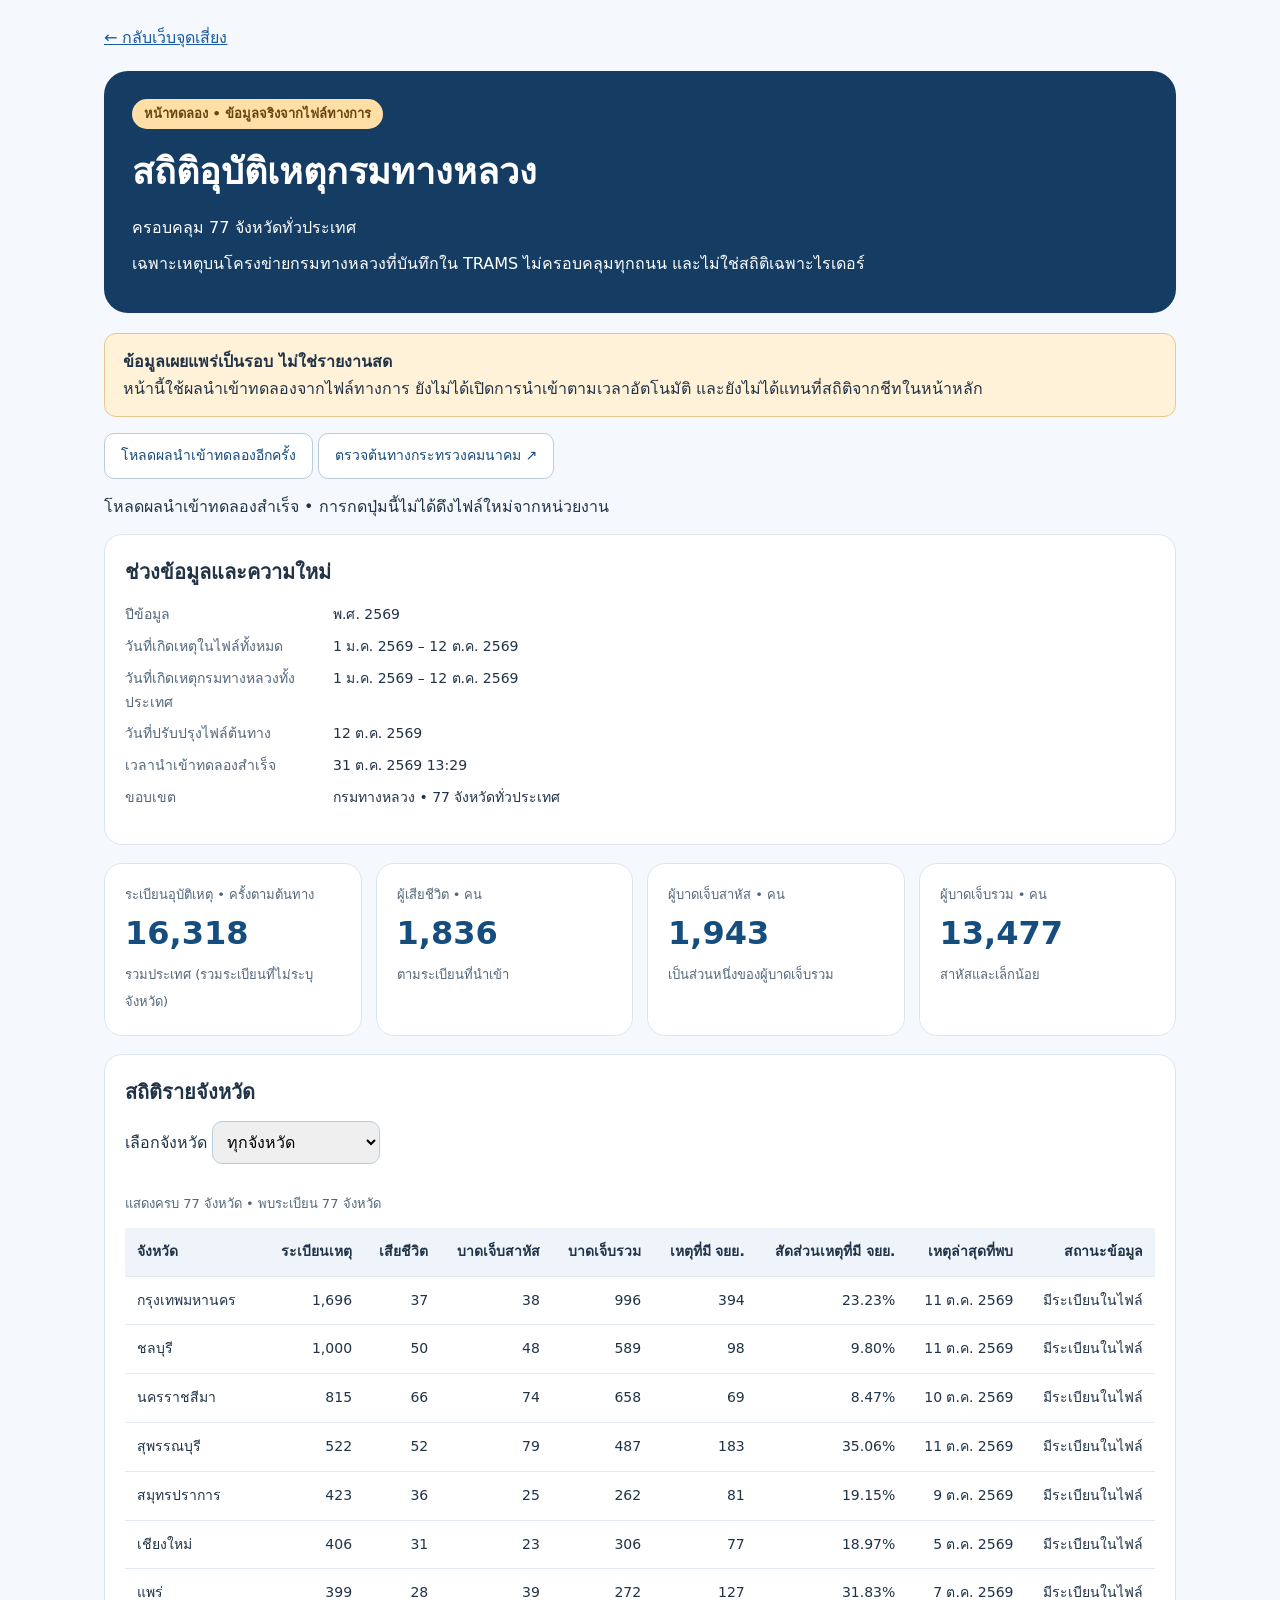
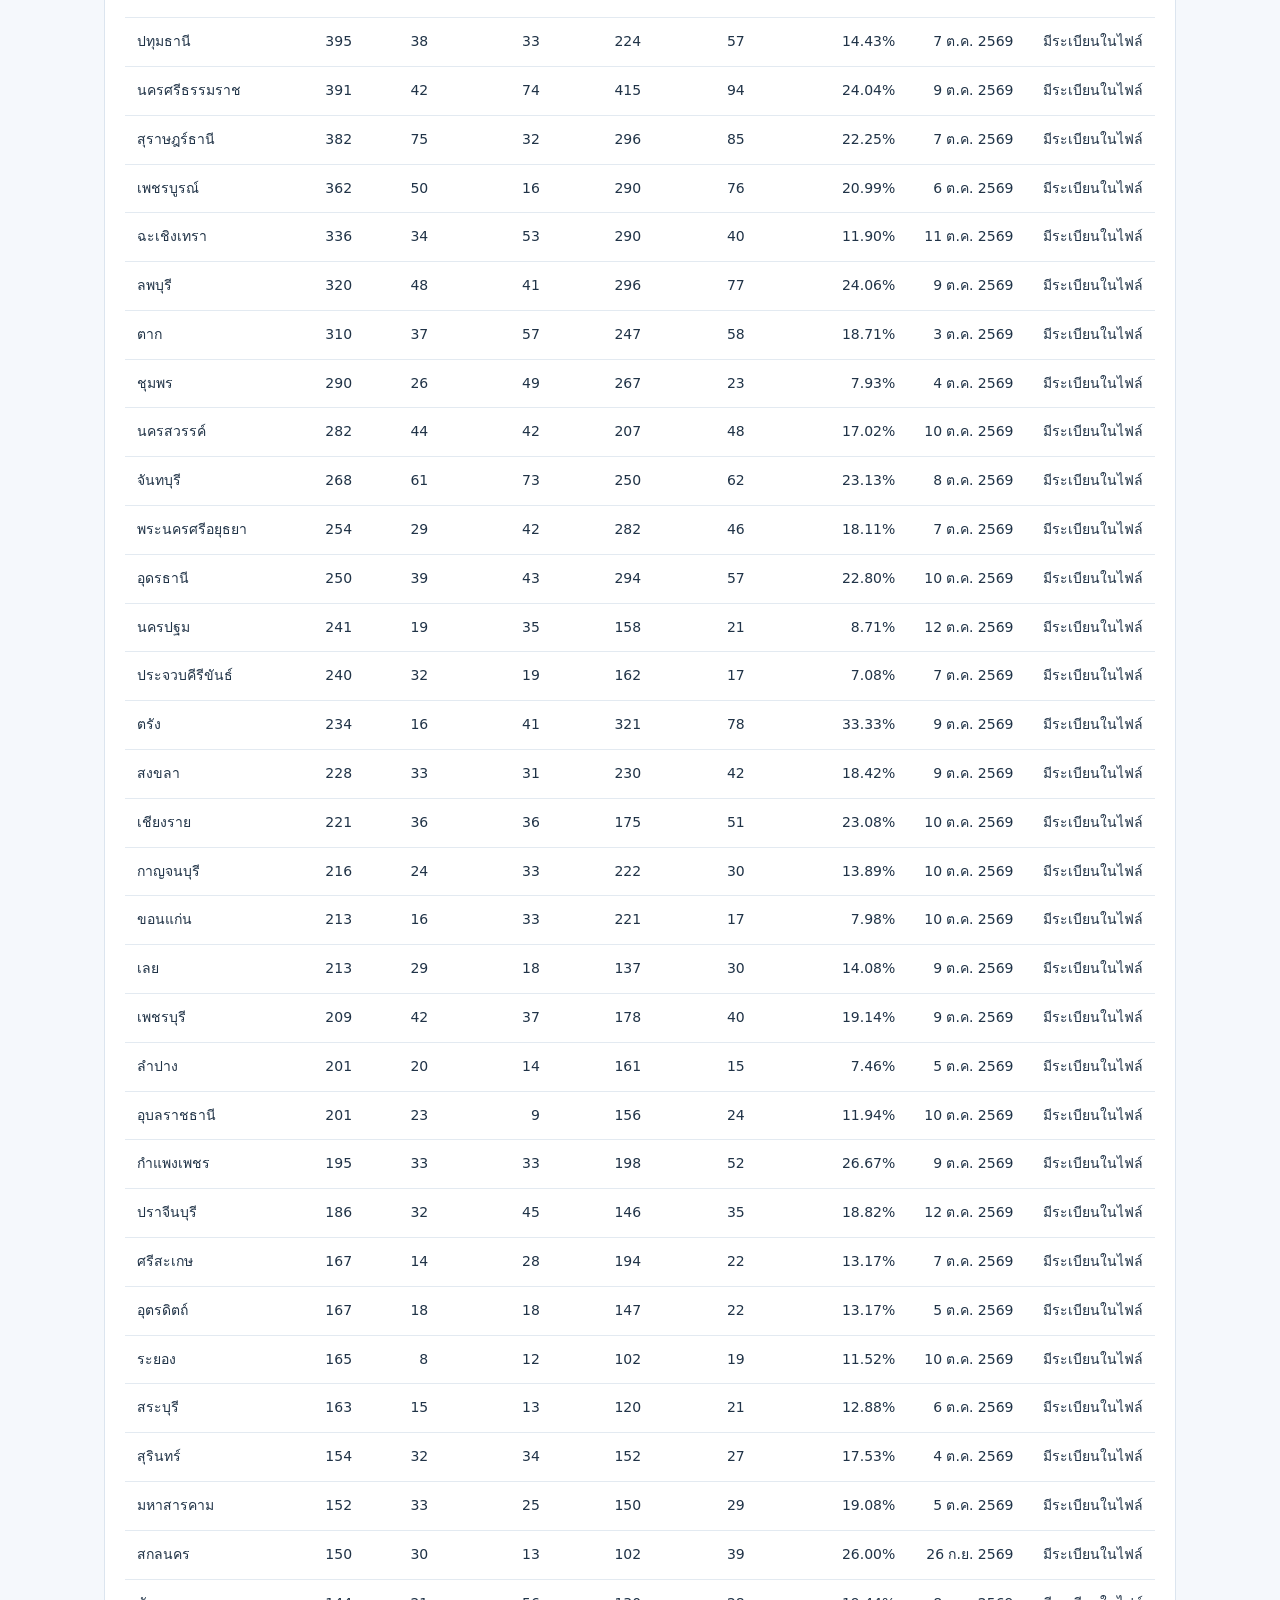
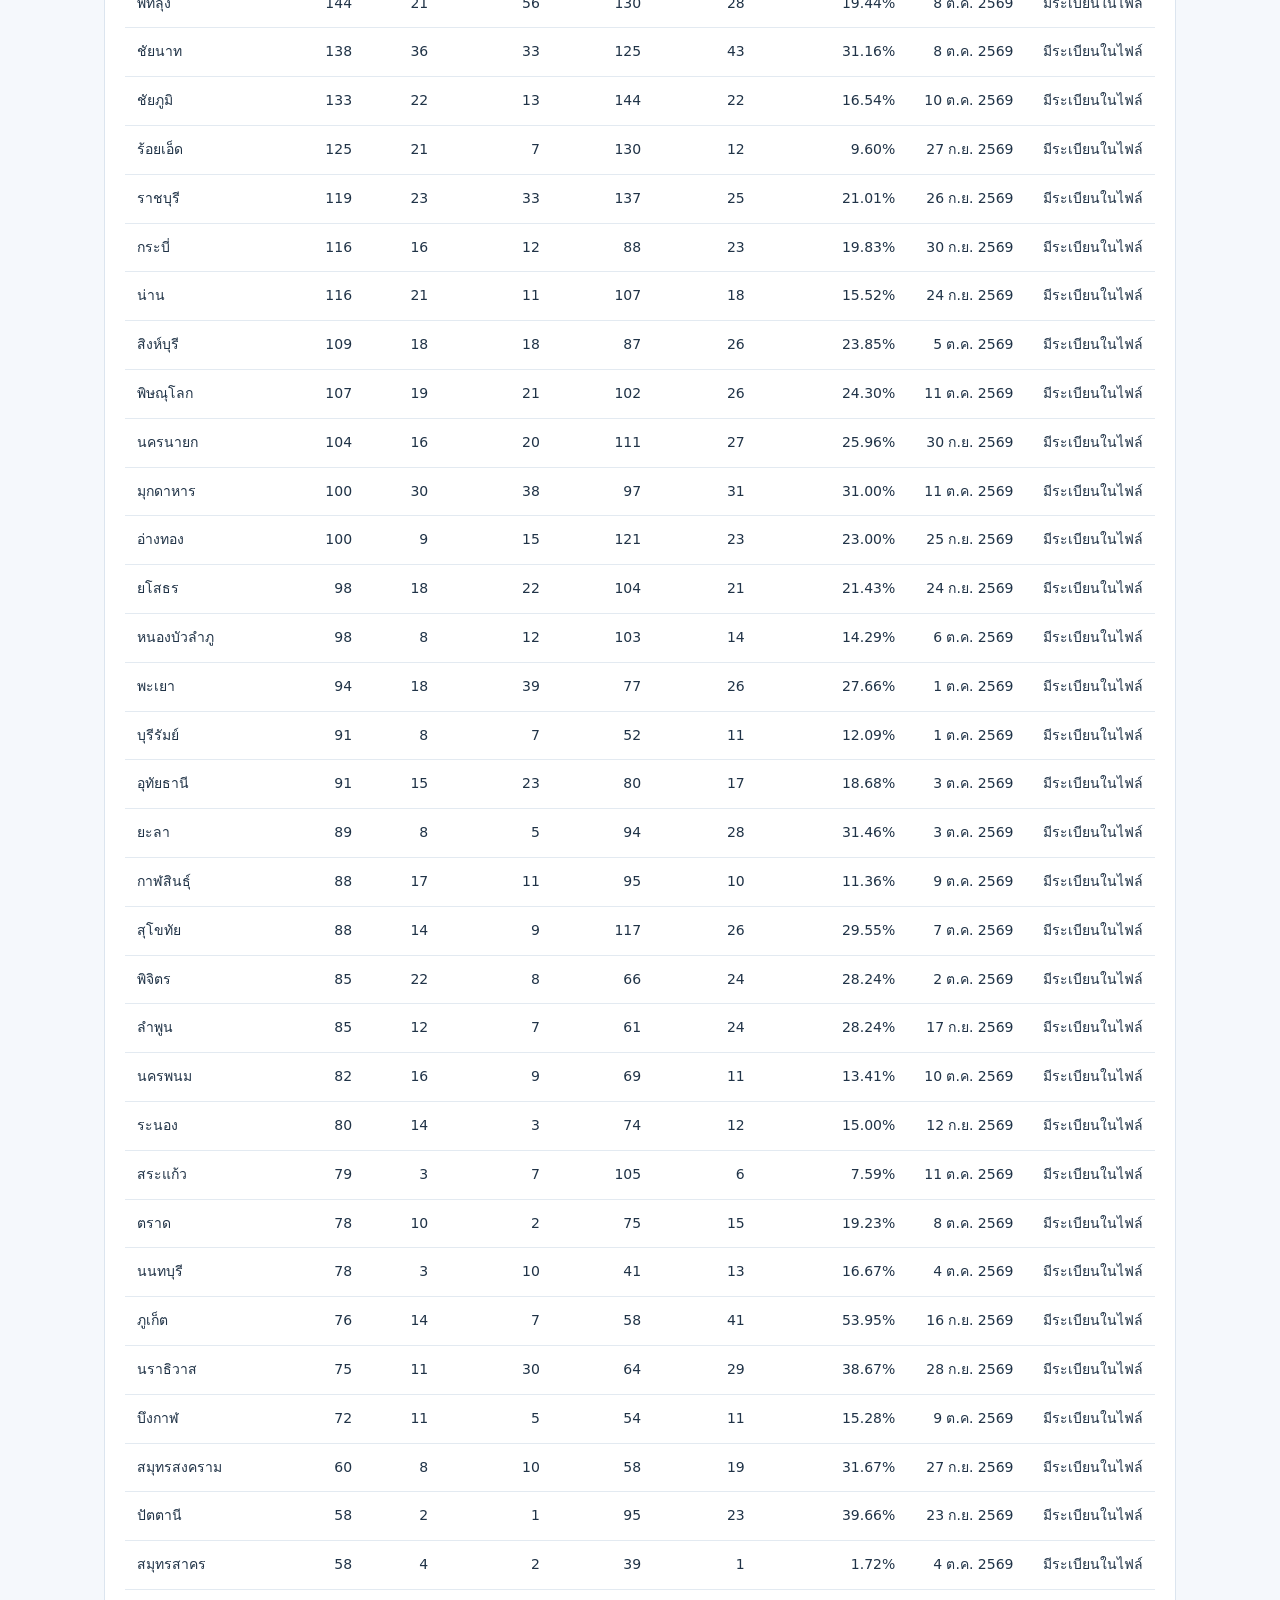
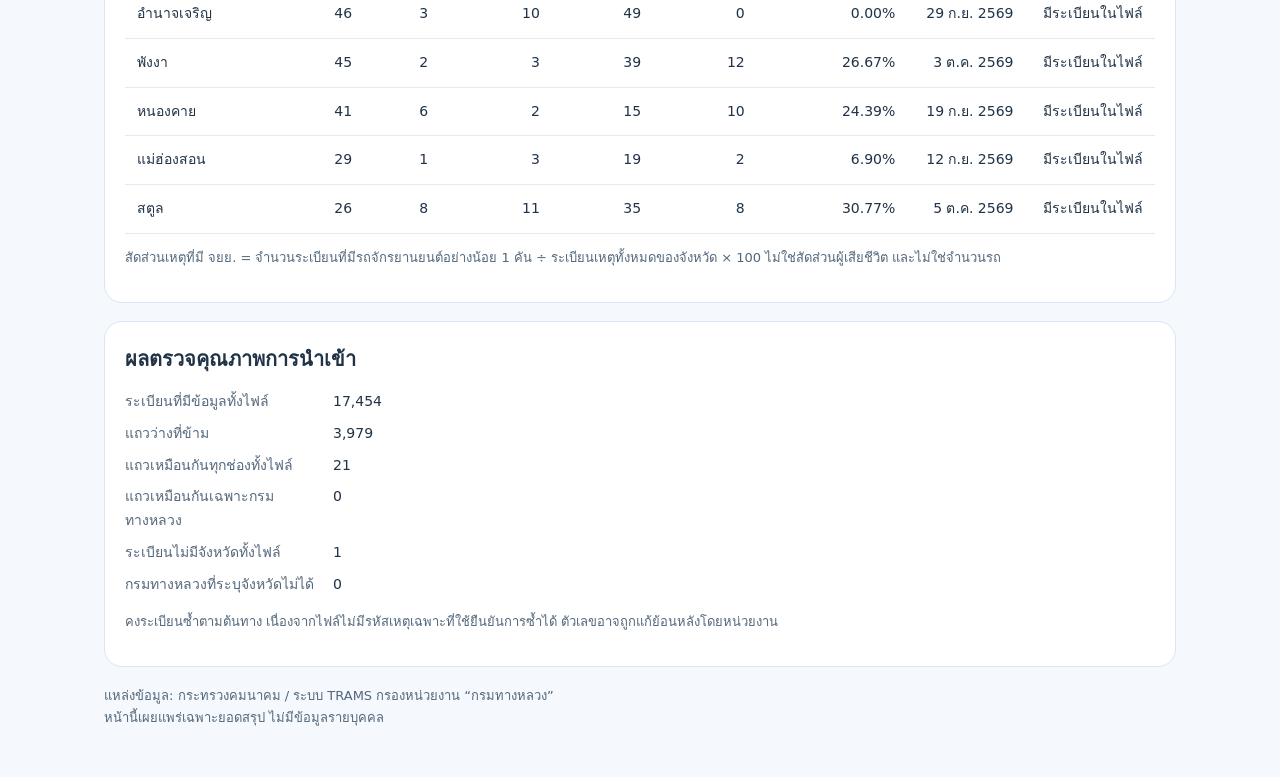
<file: trams-stats-test.html>
<!doctype html>
<html lang="th">
<head>
<meta charset="utf-8"><meta name="viewport" content="width=device-width,initial-scale=1">
<title>ทดลองสถิติกรมทางหลวง • Road Safety Thailand</title>
<style>
:root{font-family:Tahoma,system-ui,sans-serif;color:#203347;background:#f5f8fc;line-height:1.7}*{box-sizing:border-box}body{margin:0}main{max-width:1120px;margin:auto;padding:24px}a{color:#165aa4}header{padding:28px;background:#153d63;color:white;border-radius:24px;margin:20px 0}h1{font-size:clamp(24px,4vw,36px);margin:12px 0}h2{font-size:20px;margin:0 0 12px}header p{margin:8px 0}.badge{display:inline-block;background:#ffdfa6;color:#674410;padding:4px 12px;border-radius:30px;font-weight:bold;font-size:13px}.notice{padding:14px 18px;border-radius:12px;background:#fff2d9;border:1px solid #e7c78b;margin:16px 0}.cards{display:grid;grid-template-columns:repeat(4,1fr);gap:14px}.card,section{background:white;border:1px solid #dce5ef;border-radius:18px;padding:20px;margin-bottom:18px}.value{font-size:32px;font-weight:bold;color:#154d7e}.label,small{font-size:13px;color:#52677b}.table-wrap{overflow:auto}table{border-collapse:collapse;width:100%;font-size:14px}th,td{padding:12px;text-align:right;border-bottom:1px solid #e3eaf1;white-space:nowrap}th:first-child,td:first-child{text-align:left}th{background:#eef4fa}dl{display:grid;grid-template-columns:190px 1fr;gap:8px 18px;font-size:14px}dt{color:#52677b}dd{margin:0;overflow-wrap:anywhere}button,.button{display:inline-block;border:1px solid #b9ccde;padding:10px 16px;border-radius:10px;background:white;color:#164b7a;cursor:pointer;font:inherit;font-size:14px;text-decoration:none}button:disabled{opacity:.6;cursor:wait}#status{margin:14px 0}footer{font-size:13px;color:#52677b;margin-bottom:24px}#content[hidden]{display:none}@media(max-width:700px){main{padding:14px}.cards{grid-template-columns:repeat(2,1fr);gap:10px}.card{padding:14px}.value{font-size:27px}header{padding:20px}dl{grid-template-columns:1fr;gap:2px}dd{margin-bottom:10px}}
</style>
</head>
<body><main>
<a href="index.html">← กลับเว็บจุดเสี่ยง</a>
<header><span class="badge">หน้าทดลอง • ข้อมูลจริงจากไฟล์ทางการ</span><h1>สถิติอุบัติเหตุกรมทางหลวง</h1><p>ครอบคลุม 77 จังหวัดทั่วประเทศ</p><p>เฉพาะเหตุบนโครงข่ายกรมทางหลวงที่บันทึกใน TRAMS ไม่ครอบคลุมทุกถนน และไม่ใช่สถิติเฉพาะไรเดอร์</p></header>
<div class="notice"><b>ข้อมูลเผยแพร่เป็นรอบ ไม่ใช่รายงานสด</b><br>หน้านี้ใช้ผลนำเข้าทดลองจากไฟล์ทางการ ยังไม่ได้เปิดการนำเข้าตามเวลาอัตโนมัติ และยังไม่ได้แทนที่สถิติจากชีทในหน้าหลัก</div>
<button id="reload" type="button">โหลดผลนำเข้าทดลองอีกครั้ง</button>
<a class="button" href="https://datagov.mot.go.th/dataset/roadaccident" target="_blank" rel="noopener noreferrer">ตรวจต้นทางกระทรวงคมนาคม ↗</a>
<p id="status" role="status" aria-live="polite">กำลังโหลดผลนำเข้า…</p>
<div id="content" hidden>
<section><h2>ช่วงข้อมูลและความใหม่</h2><dl id="metadata"></dl></section>
<div class="cards">
<div class="card"><div class="label">ระเบียนอุบัติเหตุ • ครั้งตามต้นทาง</div><div class="value" id="records">—</div><small id="scopeLabel">รวมประเทศ</small></div>
<div class="card"><div class="label">ผู้เสียชีวิต • คน</div><div class="value" id="deaths">—</div><small>ตามระเบียนที่นำเข้า</small></div>
<div class="card"><div class="label">ผู้บาดเจ็บสาหัส • คน</div><div class="value" id="seriousInjuries">—</div><small>เป็นส่วนหนึ่งของผู้บาดเจ็บรวม</small></div>
<div class="card"><div class="label">ผู้บาดเจ็บรวม • คน</div><div class="value" id="injuries">—</div><small>สาหัสและเล็กน้อย</small></div>
</div>
<section><h2>สถิติรายจังหวัด</h2><label for="provinceFilter">เลือกจังหวัด </label><select id="provinceFilter" style="font:inherit;max-width:100%;padding:10px;border:1px solid #b9ccde;border-radius:10px;margin:0 0 16px"><option value="">ทุกจังหวัด</option></select><p id="filterSummary" class="label" aria-live="polite"></p><div class="table-wrap"><table><thead><tr><th scope="col">จังหวัด</th><th scope="col">ระเบียนเหตุ</th><th scope="col">เสียชีวิต</th><th scope="col">บาดเจ็บสาหัส</th><th scope="col">บาดเจ็บรวม</th><th scope="col">เหตุที่มี จยย.</th><th scope="col">สัดส่วนเหตุที่มี จยย.</th><th scope="col">เหตุล่าสุดที่พบ</th><th scope="col">สถานะข้อมูล</th></tr></thead><tbody id="rows"></tbody></table></div><p class="label">สัดส่วนเหตุที่มี จยย. = จำนวนระเบียนที่มีรถจักรยานยนต์อย่างน้อย 1 คัน ÷ ระเบียนเหตุทั้งหมดของจังหวัด × 100 ไม่ใช่สัดส่วนผู้เสียชีวิต และไม่ใช่จำนวนรถ</p></section>
<section><h2>ผลตรวจคุณภาพการนำเข้า</h2><dl id="quality"></dl><p class="label">คงระเบียนซ้ำตามต้นทาง เนื่องจากไฟล์ไม่มีรหัสเหตุเฉพาะที่ใช้ยืนยันการซ้ำได้ ตัวเลขอาจถูกแก้ย้อนหลังโดยหน่วยงาน</p></section>
</div>
<footer>แหล่งข้อมูล: กระทรวงคมนาคม / ระบบ TRAMS กรองหน่วยงาน “กรมทางหลวง”<br>หน้านี้เผยแพร่เฉพาะยอดสรุป ไม่มีข้อมูลรายบุคคล</footer>
</main><script>
'use strict';
let loaded=false, snapshot=null;
const $=id=>document.getElementById(id);
const integer=n=>Number.isInteger(n)&&n>=0;
const format=n=>n.toLocaleString('th-TH');
function date(value,time=false){if(!value)return 'ไม่ระบุ';const v=time?new Date(value):new Date(value+'T00:00:00+07:00');if(Number.isNaN(v.getTime()))throw Error('วันที่ในผลนำเข้าไม่ถูกต้อง');return new Intl.DateTimeFormat('th-TH',{dateStyle:'medium',...(time?{timeStyle:'short'}:{}),timeZone:'Asia/Bangkok'}).format(v);}
function list(host,items){host.replaceChildren();for(const [label,value] of items){const dt=document.createElement('dt'),dd=document.createElement('dd');dt.textContent=label;dd.textContent=value;host.append(dt,dd);}}
function validate(data){
 const keys=['records','deaths','seriousInjuries','injuries','motorcycleRecords'];
 if(data.schemaVersion!==2||data.agency!=='กรมทางหลวง'||!Array.isArray(data.provinces)||data.provinces.length!==77||!data.unattributed)throw Error('รูปแบบผลนำเข้าไม่ตรงตามที่กำหนด');
 if(new Set(data.provinces.map(r=>r.province)).size!==77)throw Error('จังหวัดซ้ำ');
 for(const key of keys){if(!integer(data.totals[key])||[...data.provinces,data.unattributed].some(r=>!integer(r[key]))||data.provinces.reduce((n,r)=>n+r[key],0)+data.unattributed[key]!==data.totals[key])throw Error('ยอดรวมไม่ตรงกับรายจังหวัด');}
}
function render(){
 const d=snapshot;if(!d)return;const selected=$('provinceFilter').value;
 const records=[...d.provinces,...(d.unattributed.records?[d.unattributed]:[])];
 const rows=(selected?records.filter(r=>r.province===selected):records).sort((a,b)=>b.records-a.records||a.province.localeCompare(b.province,'th'));
 const totals=selected?rows[0]:d.totals;
 for(const key of ['records','deaths','seriousInjuries','injuries'])$(key).textContent=totals&&(!selected||totals.hasRecords)?format(totals[key]):'—';
 $('scopeLabel').textContent=selected||'รวมประเทศ (รวมระเบียนที่ไม่ระบุจังหวัด)';
 $('filterSummary').textContent=selected?(rows[0]?.hasRecords?'แสดงข้อมูล '+selected:'ไม่พบระเบียนกรมทางหลวงของ '+selected+' ในไฟล์นี้ ไม่ได้หมายความว่าไม่มีอุบัติเหตุเกิดขึ้น'):'แสดงครบ 77 จังหวัด • พบระเบียน '+d.quality.provincesWithRecords+' จังหวัด'+(d.unattributed.records?' • แยกไม่ระบุจังหวัด '+format(d.unattributed.records)+' ระเบียน':'');
 const fragment=document.createDocumentFragment();for(const r of rows){const tr=document.createElement('tr');for(const value of [r.province,...['records','deaths','seriousInjuries','injuries','motorcycleRecords'].map(k=>r.hasRecords?format(r[k]):'—'),r.motorcyclePercent===null?'—':r.motorcyclePercent.toFixed(2)+'%',r.latestEventDate?date(r.latestEventDate):'—',r.hasRecords?'มีระเบียนในไฟล์':'ไม่พบระเบียนในไฟล์']){const td=document.createElement('td');td.textContent=value;tr.append(td);}fragment.append(tr);}$('rows').replaceChildren(fragment);
}
async function load(){const button=$('reload');button.disabled=true;$('status').textContent='กำลังโหลดผลนำเข้า…';try{const response=await fetch('data/trams-doh-preview.json',{cache:'no-store'});if(!response.ok)throw Error('HTTP '+response.status);const d=await response.json();validate(d);
const modified=d.resourceModifiedAt?d.resourceModifiedAt.slice(0,10):null;
list($('metadata'),[['ปีข้อมูล','พ.ศ. '+(d.year+543)],['วันที่เกิดเหตุในไฟล์ทั้งหมด',date(d.sourceEventRange.from)+' – '+date(d.sourceEventRange.to)],['วันที่เกิดเหตุกรมทางหลวงทั้งประเทศ',date(d.selectedEventRange.from)+' – '+date(d.selectedEventRange.to)],['วันที่ปรับปรุงไฟล์ต้นทาง',date(modified)],['เวลานำเข้าทดลองสำเร็จ',date(d.fetchedAt,true)],['ขอบเขต','กรมทางหลวง • 77 จังหวัดทั่วประเทศ']]);
const oldSelection=$('provinceFilter').value;
const options=[new Option('ทุกจังหวัด',''),...d.provinces.slice().sort((a,b)=>a.province.localeCompare(b.province,'th')).map(r=>new Option(r.province,r.province))];
if(d.unattributed.records)options.push(new Option(d.unattributed.province,d.unattributed.province));
$('provinceFilter').replaceChildren(...options);
if(options.some(o=>o.value===oldSelection))$('provinceFilter').value=oldSelection;
snapshot=d;render();
list($('quality'),[['ระเบียนที่มีข้อมูลทั้งไฟล์',format(d.quality.sourceRecords)],['แถวว่างที่ข้าม',format(d.quality.blankRowsSkipped)],['แถวเหมือนกันทุกช่องทั้งไฟล์',format(d.quality.exactDuplicateRows)],['แถวเหมือนกันเฉพาะกรมทางหลวง',format(d.quality.selectedExactDuplicateRows)],['ระเบียนไม่มีจังหวัดทั้งไฟล์',format(d.quality.missingProvinceRows)],['กรมทางหลวงที่ระบุจังหวัดไม่ได้',format(d.quality.selectedUnattributedRows)]]);
$('content').hidden=false;loaded=true;$('status').textContent='โหลดผลนำเข้าทดลองสำเร็จ • การกดปุ่มนี้ไม่ได้ดึงไฟล์ใหม่จากหน่วยงาน';
}catch(error){$('status').textContent=(loaded?'โหลดใหม่ไม่สำเร็จ กำลังแสดงผลครั้งก่อน • ':'ยังแสดงสถิติไม่ได้ • ')+error.message;}finally{button.disabled=false;}}
$('reload').addEventListener('click',load);$('provinceFilter').addEventListener('change',render);load();
</script></body></html>
</file>
